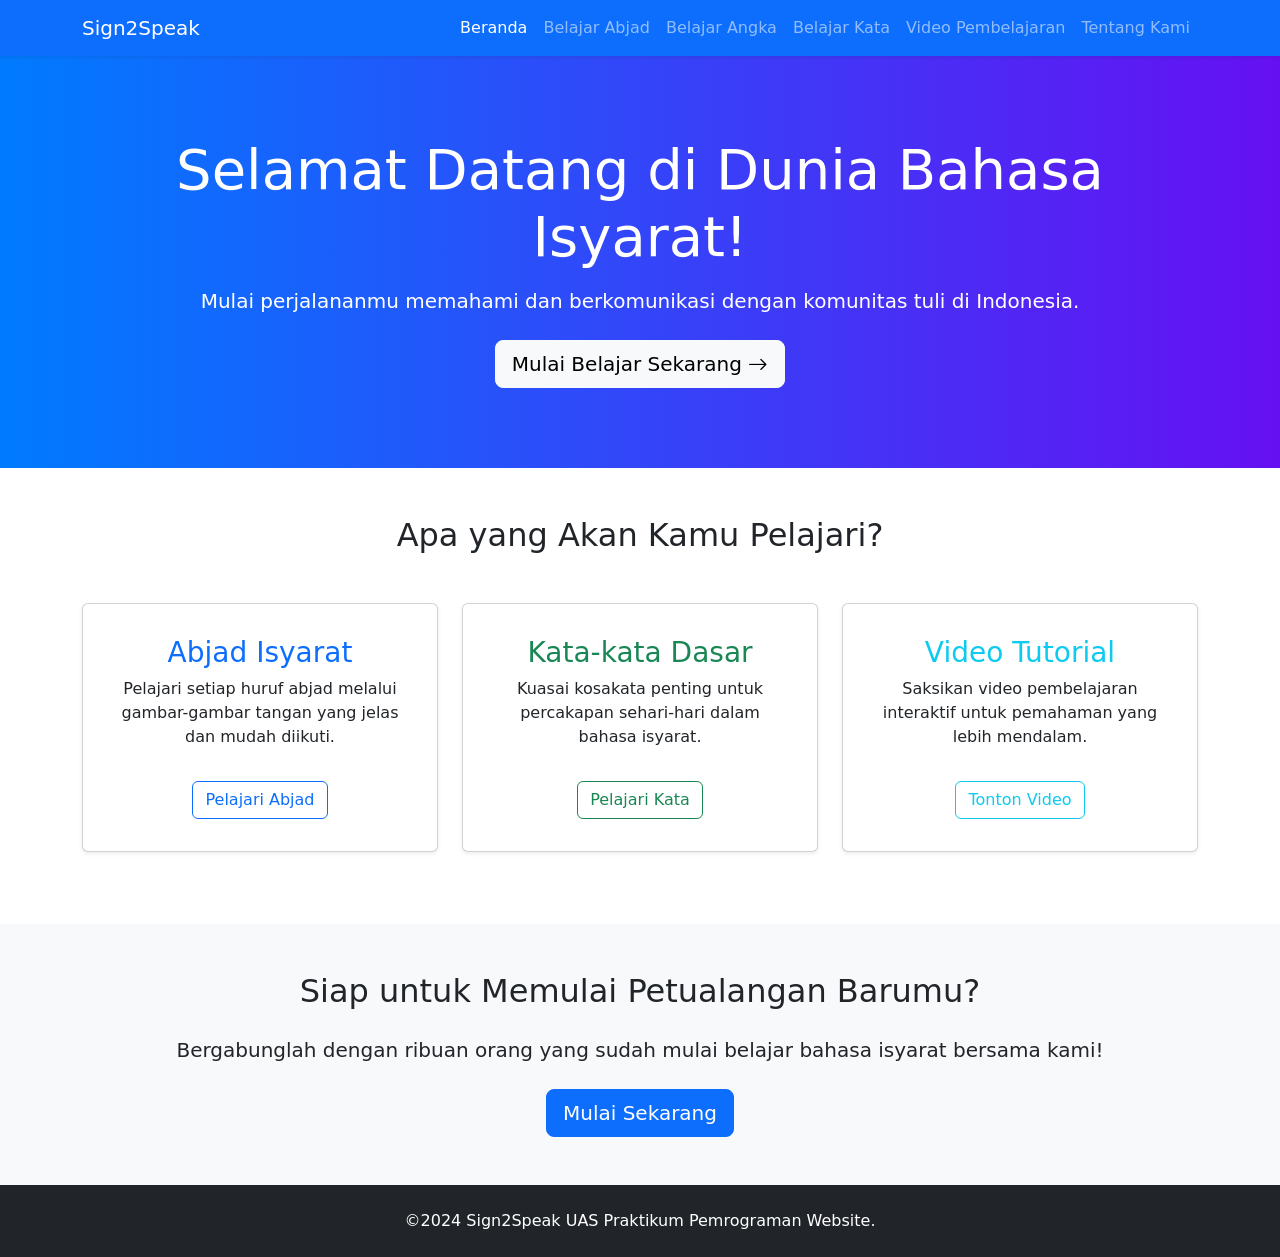
<file: index.html>
<!DOCTYPE html>
<html lang="id">
<head>
    <meta charset="UTF-8">
    <meta name="viewport" content="width=device-width, initial-scale=1.0">
    <title>Beranda - Pembelajaran Bahasa Isyarat</title>
    <link href="https://cdn.jsdelivr.net/npm/bootstrap@5.3.3/dist/css/bootstrap.min.css" rel="stylesheet" integrity="sha384-QWTKZyjpPEjISv5WaRU9OFeRpok6YctnYmDr5pNlyT2bRjXh0JMhjY6hW+ALEwIH" crossorigin="anonymous">
    <style>
        /* CSS tambahan sederhana untuk penyesuaian visual, tidak banyak dan bisa dihapus/diabaikan jika ingin murni Bootstrap */
        .hero-section {
            background: linear-gradient(to right, #007bff, #6610f2);
            color: white;
            padding: 80px 0;
            text-align: center;
        }
        .feature-card {
            min-height: 200px;
            display: flex;
            flex-direction: column;
            justify-content: center;
            align-items: center;
            text-align: center;
        }
    </style>
</head>
<body>
    <nav class="navbar navbar-expand-lg navbar-dark bg-primary shadow-sm">
        <div class="container">
            <a class="navbar-brand" href="index.html">Sign2Speak</a>
            <button class="navbar-toggler" type="button" data-bs-toggle="collapse" data-bs-target="#navbarNav" aria-controls="navbarNav" aria-expanded="false" aria-label="Toggle navigation">
                <span class="navbar-toggler-icon"></span>
            </button>
            <div class="collapse navbar-collapse" id="navbarNav">
                <ul class="navbar-nav ms-auto">
                    <li class="nav-item">
                        <a class="nav-link active" aria-current="page" href="index.html">Beranda</a>
                    </li>
                    <li class="nav-item">
                        <a class="nav-link" href="abjad.html">Belajar Abjad</a>
                    </li>
                    <li class="nav-item">
                        <a class="nav-link" href="angka.html">Belajar Angka</a>
                    </li>
                    <li class="nav-item">
                        <a class="nav-link" href="kata.html">Belajar Kata</a>
                    </li>
                    <li class="nav-item">
                        <a class="nav-link" href="video.html">Video Pembelajaran</a>
                    </li>
                    <li class="nav-item">
                        <a class="nav-link" href="about.html">Tentang Kami</a>
                    </li>
                </ul>
            </div>
        </div>
    </nav>

    <section class="hero-section">
        <div class="container">
            <h1 class="display-4 mb-3">Selamat Datang di Dunia Bahasa Isyarat!</h1>
            <p class="lead mb-4">Mulai perjalananmu memahami dan berkomunikasi dengan komunitas tuli di Indonesia.</p>
            <a href="abjad.html" class="btn btn-light btn-lg">Mulai Belajar Sekarang <i class="bi bi-arrow-right"></i></a>
        </div>
    </section>

    <section class="py-5">
        <div class="container">
            <h2 class="text-center mb-5">Apa yang Akan Kamu Pelajari?</h2>
            <div class="row text-center">
                <div class="col-md-4 mb-4">
                    <div class="card shadow-sm feature-card p-3">
                        <div class="card-body">
                            <h3 class="card-title text-primary">Abjad Isyarat</h3>
                            <p class="card-text">Pelajari setiap huruf abjad melalui gambar-gambar tangan yang jelas dan mudah diikuti.</p>
                            <a href="abjad.html" class="btn btn-outline-primary mt-3">Pelajari Abjad</a>
                        </div>
                    </div>
                </div>
                <div class="col-md-4 mb-4">
                    <div class="card shadow-sm feature-card p-3">
                        <div class="card-body">
                            <h3 class="card-title text-success">Kata-kata Dasar</h3>
                            <p class="card-text">Kuasai kosakata penting untuk percakapan sehari-hari dalam bahasa isyarat.</p>
                            <a href="kata.html" class="btn btn-outline-success mt-3">Pelajari Kata</a>
                        </div>
                    </div>
                </div>
                <div class="col-md-4 mb-4">
                    <div class="card shadow-sm feature-card p-3">
                        <div class="card-body">
                            <h3 class="card-title text-info">Video Tutorial</h3>
                            <p class="card-text">Saksikan video pembelajaran interaktif untuk pemahaman yang lebih mendalam.</p>
                            <a href="video.html" class="btn btn-outline-info mt-3">Tonton Video</a>
                        </div>
                    </div>
                </div>
            </div>
        </div>
    </section>

    <section class="bg-light py-5 text-center">
        <div class="container">
            <h2 class="mb-4">Siap untuk Memulai Petualangan Barumu?</h2>
            <p class="lead mb-4">Bergabunglah dengan ribuan orang yang sudah mulai belajar bahasa isyarat bersama kami!</p>
            <a href="abjad.html" class="btn btn-primary btn-lg">Mulai Sekarang</a>
        </div>
    </section>

    <footer class="bg-dark text-white text-center py-4">
        <div class="container">
            <p class="mb-0">&copy;2024 Sign2Speak UAS Praktikum Pemrograman Website.</p>
        </div>
    </footer>

    <script src="https://cdn.jsdelivr.net/npm/bootstrap@5.3.3/dist/js/bootstrap.bundle.min.js" integrity="sha384-YvpcrYf0tY3lHB60NNkmXc5s9fDVZLESaAA55NDzOxhy9GkcIdslK1eN7N6jIeHz" crossorigin="anonymous"></script>
    <link rel="stylesheet" href="https://cdn.jsdelivr.net/npm/bootstrap-icons@1.11.3/font/bootstrap-icons.min.css">
    <script src="js/scripts.js"></script>
</body>
</html>
</file>
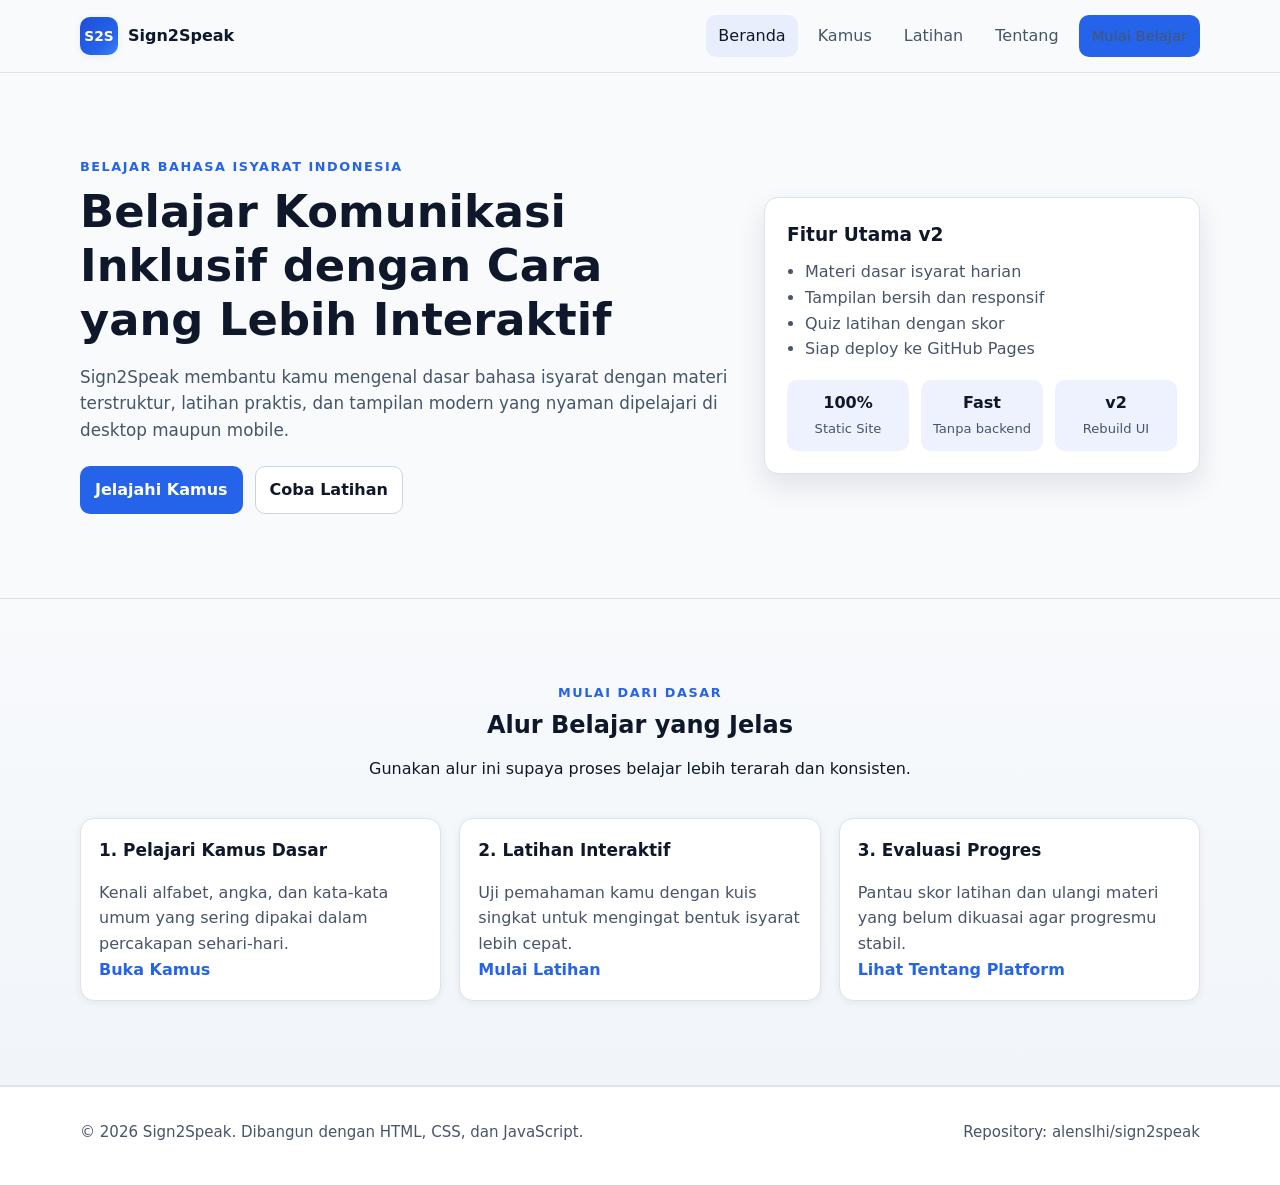
<file: v2/index.html>
<!DOCTYPE html>
<html lang="id">
  <head>
    <meta charset="UTF-8" />
    <meta name="viewport" content="width=device-width, initial-scale=1.0" />
    <title>Sign2Speak v2 - Belajar Bahasa Isyarat</title>
    <meta
      name="description"
      content="Platform pembelajaran Bahasa Isyarat Indonesia yang interaktif, modern, dan mudah diakses."
    />
    <link rel="stylesheet" href="assets/css/styles.css" />
  </head>
  <body>
    <a class="skip-link" href="#main-content">Lewati ke konten utama</a>

    <header class="site-header">
      <div class="container nav-wrapper">
        <a href="./index.html" class="brand" aria-label="Sign2Speak beranda">
          <span class="brand-badge">S2S</span>
          <span class="brand-text">Sign2Speak</span>
        </a>

        <button
          class="nav-toggle"
          id="navToggle"
          aria-label="Buka menu"
          aria-expanded="false"
          aria-controls="primaryNav"
        >
          <span></span>
          <span></span>
          <span></span>
        </button>

        <nav class="primary-nav" id="primaryNav" aria-label="Navigasi utama">
          <a href="./index.html" class="active">Beranda</a>
          <a href="./pages/kamus.html">Kamus</a>
          <a href="./pages/latihan.html">Latihan</a>
          <a href="./pages/tentang.html">Tentang</a>
          <a href="#mulai" class="btn btn-sm btn-primary">Mulai Belajar</a>
        </nav>
      </div>
    </header>

    <main id="main-content">
      <section class="hero section">
        <div class="container hero-grid">
          <div class="hero-content">
            <p class="eyebrow">Belajar Bahasa Isyarat Indonesia</p>
            <h1>
              Belajar Komunikasi Inklusif dengan Cara yang Lebih Interaktif
            </h1>
            <p class="lead">
              Sign2Speak membantu kamu mengenal dasar bahasa isyarat dengan
              materi terstruktur, latihan praktis, dan tampilan modern yang
              nyaman dipelajari di desktop maupun mobile.
            </p>
            <div class="hero-actions">
              <a href="./pages/kamus.html" class="btn btn-primary"
                >Jelajahi Kamus</a
              >
              <a href="./pages/latihan.html" class="btn btn-outline"
                >Coba Latihan</a
              >
            </div>
          </div>

          <div class="hero-card" aria-label="Ringkasan fitur utama">
            <h2>Fitur Utama v2</h2>
            <ul>
              <li>Materi dasar isyarat harian</li>
              <li>Tampilan bersih dan responsif</li>
              <li>Quiz latihan dengan skor</li>
              <li>Siap deploy ke GitHub Pages</li>
            </ul>
            <div class="hero-stat">
              <div>
                <strong>100%</strong>
                <span>Static Site</span>
              </div>
              <div>
                <strong>Fast</strong>
                <span>Tanpa backend</span>
              </div>
              <div>
                <strong>v2</strong>
                <span>Rebuild UI</span>
              </div>
            </div>
          </div>
        </div>
      </section>

      <section class="section section-alt" id="mulai">
        <div class="container">
          <div class="section-head">
            <p class="eyebrow">Mulai dari Dasar</p>
            <h2>Alur Belajar yang Jelas</h2>
            <p>
              Gunakan alur ini supaya proses belajar lebih terarah dan konsisten.
            </p>
          </div>

          <div class="cards-grid">
            <article class="card">
              <h3>1. Pelajari Kamus Dasar</h3>
              <p>
                Kenali alfabet, angka, dan kata-kata umum yang sering dipakai
                dalam percakapan sehari-hari.
              </p>
              <a href="./pages/kamus.html" class="text-link">Buka Kamus</a>
            </article>

            <article class="card">
              <h3>2. Latihan Interaktif</h3>
              <p>
                Uji pemahaman kamu dengan kuis singkat untuk mengingat bentuk
                isyarat lebih cepat.
              </p>
              <a href="./pages/latihan.html" class="text-link">Mulai Latihan</a>
            </article>

            <article class="card">
              <h3>3. Evaluasi Progres</h3>
              <p>
                Pantau skor latihan dan ulangi materi yang belum dikuasai agar
                progresmu stabil.
              </p>
              <a href="./pages/tentang.html" class="text-link"
                >Lihat Tentang Platform</a
              >
            </article>
          </div>
        </div>
      </section>
    </main>

    <footer class="site-footer">
      <div class="container footer-wrap">
        <p>© 2026 Sign2Speak. Dibangun dengan HTML, CSS, dan JavaScript.</p>
        <p>
          Repository:
          <a href="https://github.com/alenslhi/sign2speak" target="_blank"
            >alenslhi/sign2speak</a
          >
        </p>
      </div>
    </footer>

    <script src="assets/js/app.js"></script>
  </body>
</html>
</file>
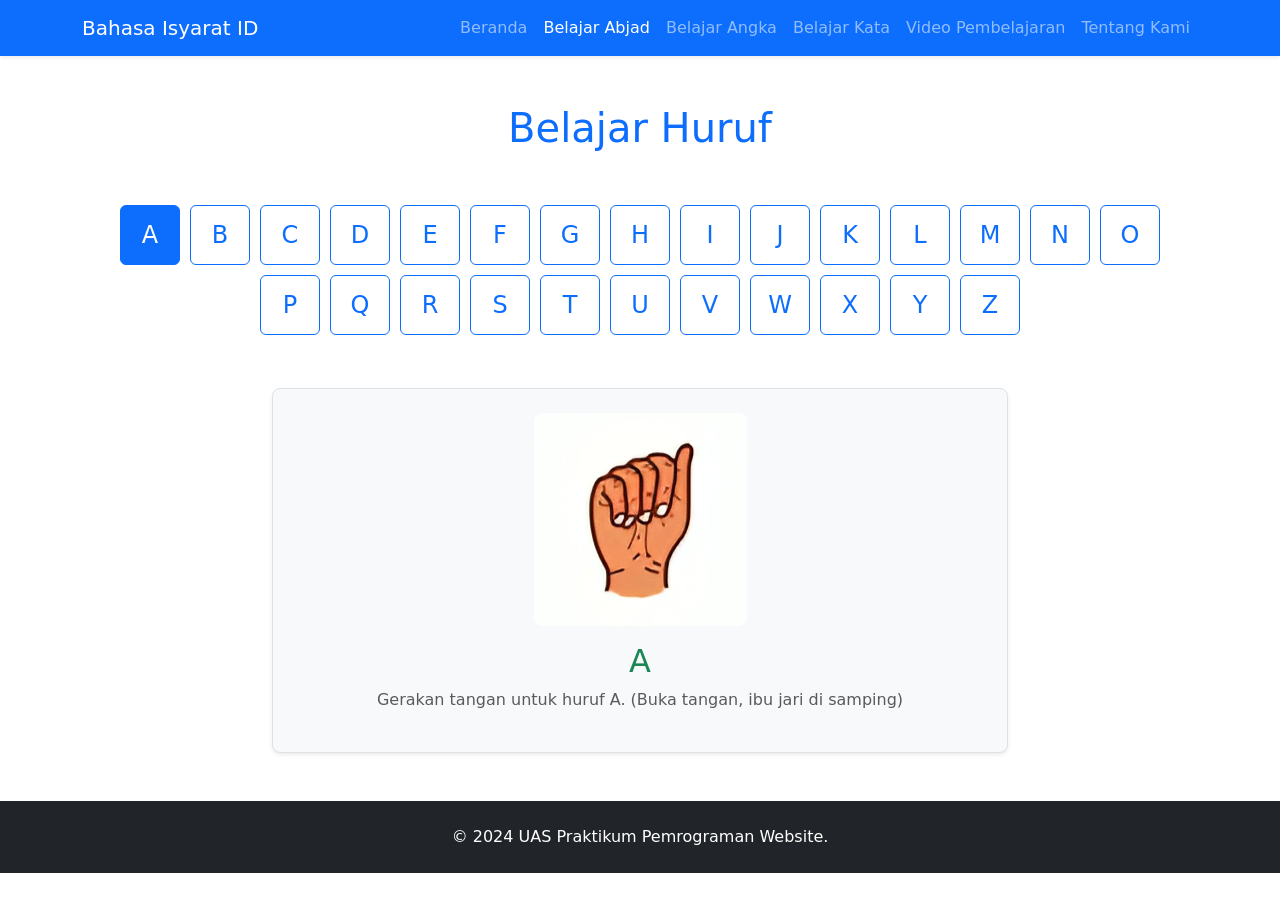
<file: abjad.html>
<!DOCTYPE html>
<html lang="id">
<head>
    <meta charset="UTF-8">
    <meta name="viewport" content="width=device-width, initial-scale=1.0">
    <title>Belajar Abjad - Pembelajaran Bahasa Isyarat</title>
    <link href="https://cdn.jsdelivr.net/npm/bootstrap@5.3.3/dist/css/bootstrap.min.css" rel="stylesheet" integrity="sha384-QWTKZyjpPEjISv5WaRU9OFeRpok6YctnYmDr5pNlyT2bRjXh0JMhjY6hW+ALEwIH" crossorigin="anonymous">
    <style>
        /* CSS tambahan sederhana untuk highlight tombol aktif dan responsivitas gambar */
        .btn-sign-letter {
            width: 60px; /* Lebar tetap untuk tombol */
            height: 60px; /* Tinggi tetap untuk tombol */
            font-size: 1.5rem; /* Ukuran font lebih besar */
            display: flex;
            justify-content: center;
            align-items: center;
            margin: 5px; /* Sedikit jarak antar tombol */
        }
        .btn-sign-letter.active {
            background-color: #0d6efd !important; /* Warna biru Bootstrap */
            color: white !important;
            border-color: #0d6efd !important;
        }
        .detail-card-img {
            max-width: 300px; /* Maksimal lebar gambar */
            height: auto;
            border-radius: 8px; /* Sudut sedikit melengkung */
        }
        .detail-card {
            background-color: #f8f9fa; /* Warna latar belakang kartu detail */
            border: 1px solid #dee2e6;
            border-radius: 0.5rem;
            padding: 1.5rem;
            min-height: 250px; /* Agar tidak terlalu kecil */
            display: flex;
            flex-direction: column;
            justify-content: center;
            align-items: center;
            text-align: center;
        }
    </style>
</head>
<body>
    <nav class="navbar navbar-expand-lg navbar-dark bg-primary shadow-sm">
        <div class="container">
            <a class="navbar-brand" href="index.html">Bahasa Isyarat ID</a>
            <button class="navbar-toggler" type="button" data-bs-toggle="collapse" data-bs-target="#navbarNav" aria-controls="navbarNav" aria-expanded="false" aria-label="Toggle navigation">
                <span class="navbar-toggler-icon"></span>
            </button>
            <div class="collapse navbar-collapse" id="navbarNav">
                <ul class="navbar-nav ms-auto">
                    <li class="nav-item">
                        <a class="nav-link" href="index.html">Beranda</a>
                    </li>
                    <li class="nav-item">
                        <a class="nav-link active" aria-current="page" href="abjad.html">Belajar Abjad</a>
                    </li>
                    <li class="nav-item">
                        <a class="nav-link" href="angka.html">Belajar Angka</a>
                    </li>
                    <li class="nav-item">
                        <a class="nav-link" href="kata.html">Belajar Kata</a>
                    </li>
                    <li class="nav-item">
                        <a class="nav-link" href="video.html">Video Pembelajaran</a>
                    </li>
                    <li class="nav-item">
                        <a class="nav-link" href="about.html">Tentang Kami</a>
                    </li>
                </ul>
            </div>
        </div>
    </nav>

    <div class="container my-5">
        <h1 class="text-center mb-5 text-primary">Belajar Huruf</h1>

        <div class="d-flex flex-wrap justify-content-center mb-5" id="alphabet-buttons-container">
            </div>

        <div class="row justify-content-center">
            <div class="col-md-8">
                <div class="detail-card shadow-sm p-4" id="alphabet-detail-card">
                    <img src="https://via.placeholder.com/300x200?text=Pilih+Huruf" class="img-fluid mb-3 detail-card-img" id="current-alphabet-image" alt="Pilih huruf untuk memulai">
                    <h2 class="text-success" id="current-alphabet-letter">Pilih Huruf untuk Memulai</h2>
                    <p class="text-muted" id="current-alphabet-description">Klik pada salah satu tombol huruf di atas untuk melihat detail gerakan tangannya.</p>
                </div>
            </div>
        </div>
    </div>

    <footer class="bg-dark text-white text-center py-4 mt-5">
        <div class="container">
            <p class="mb-0">© 2024 UAS Praktikum Pemrograman Website.</p>
        </div>
    </footer>

    <script src="https://cdn.jsdelivr.net/npm/bootstrap@5.3.3/dist/js/bootstrap.bundle.min.js" integrity="sha384-YvpcrYf0tY3lHB60NNkmXc5s9fDVZLESaAA55NDzOxhy9GkcIdslK1eN7N6jIeHz" crossorigin="anonymous"></script>
    <link rel="stylesheet" href="https://cdn.jsdelivr.net/npm/bootstrap-icons@1.11.3/font/bootstrap-icons.min.css">
    <script src="js/scripts.js"></script>
</body>
</html>
</file>
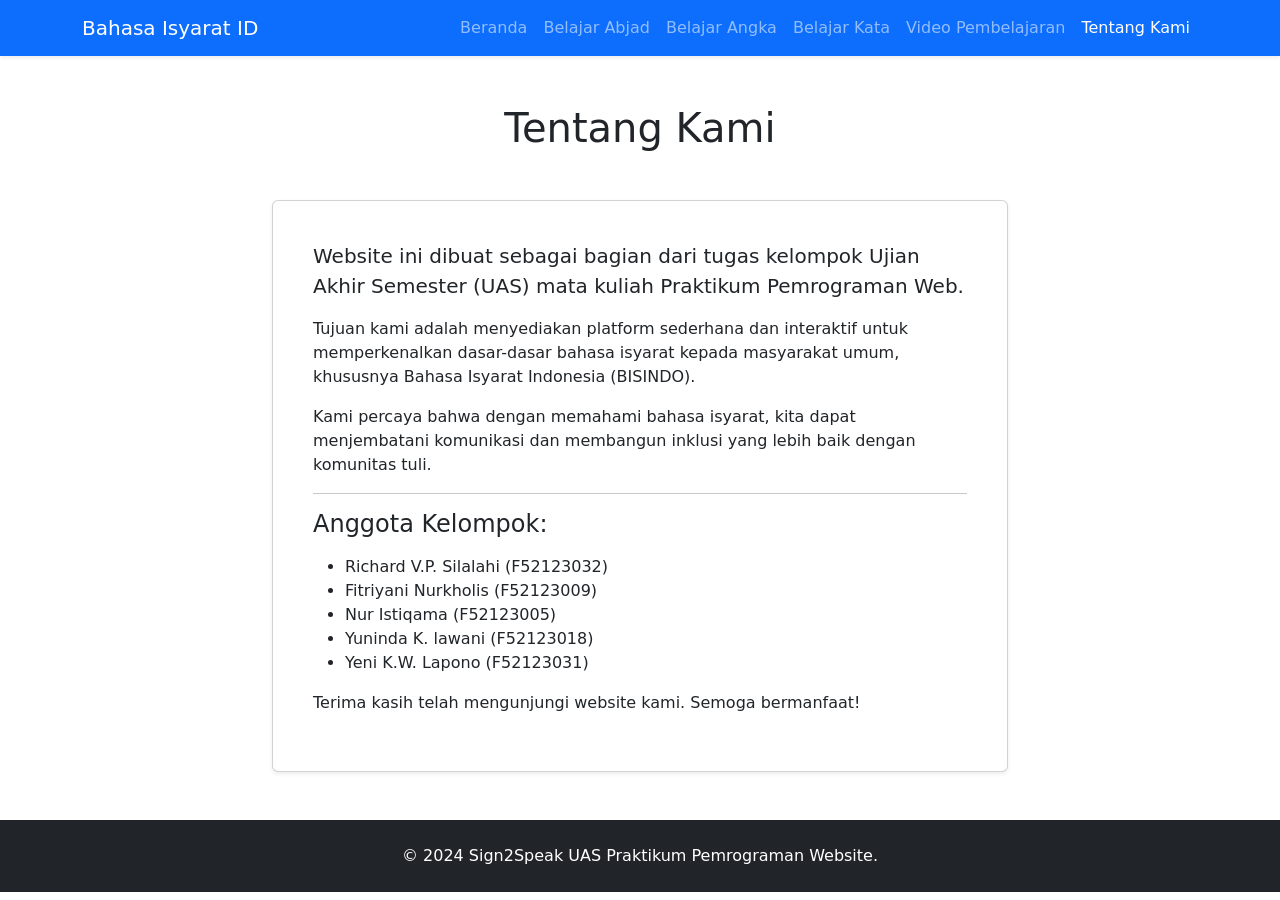
<file: about.html>
<!DOCTYPE html>
<html lang="id">
<head>
    <meta charset="UTF-8">
    <meta name="viewport" content="width=device-width, initial-scale=1.0">
    <title>Tentang Kami - Pembelajaran Bahasa Isyarat</title>
    <link href="https://cdn.jsdelivr.net/npm/bootstrap@5.3.3/dist/css/bootstrap.min.css" rel="stylesheet" integrity="sha384-QWTKZyjpPEjISv5WaRU9OFeRpok6YctnYmDr5pNlyT2bRjXh0JMhjY6hW+ALEwIH" crossorigin="anonymous">
</head>
<body>
    <nav class="navbar navbar-expand-lg navbar-dark bg-primary shadow-sm">
        <div class="container">
            <a class="navbar-brand" href="index.html">Bahasa Isyarat ID</a>
            <button class="navbar-toggler" type="button" data-bs-toggle="collapse" data-bs-target="#navbarNav" aria-controls="navbarNav" aria-expanded="false" aria-label="Toggle navigation">
                <span class="navbar-toggler-icon"></span>
            </button>
            <div class="collapse navbar-collapse" id="navbarNav">
                <ul class="navbar-nav ms-auto">
                    <li class="nav-item">
                        <a class="nav-link" href="index.html">Beranda</a>
                    </li>
                    <li class="nav-item">
                        <a class="nav-link" href="abjad.html">Belajar Abjad</a>
                    </li>
                    <li class="nav-item">
                        <a class="nav-link" href="angka.html">Belajar Angka</a>
                    </li>
                    <li class="nav-item">
                        <a class="nav-link" href="kata.html">Belajar Kata</a>
                    </li>
                    <li class="nav-item">
                        <a class="nav-link" href="video.html">Video Pembelajaran</a>
                    </li>
                    <li class="nav-item">
                        <a class="nav-link active" aria-current="page" href="about.html">Tentang Kami</a>
                    </li>
                </ul>
            </div>
        </div>
    </nav>

    <div class="container my-5">
        <h1 class="text-center mb-5">Tentang Kami</h1>
        <div class="row justify-content-center">
            <div class="col-lg-8">
                <div class="card shadow-sm p-4">
                    <div class="card-body">
                        <p class="lead">Website ini dibuat sebagai bagian dari tugas kelompok Ujian Akhir Semester (UAS) mata kuliah Praktikum Pemrograman Web.</p>
                        <p>Tujuan kami adalah menyediakan platform sederhana dan interaktif untuk memperkenalkan dasar-dasar bahasa isyarat kepada masyarakat umum, khususnya Bahasa Isyarat Indonesia (BISINDO).</p>
                        <p>Kami percaya bahwa dengan memahami bahasa isyarat, kita dapat menjembatani komunikasi dan membangun inklusi yang lebih baik dengan komunitas tuli.</p>
                        <hr>
                        <h4 class="mb-3">Anggota Kelompok:</h4>
                        <ul>
                            <li>Richard V.P. Silalahi (F52123032)</li>
                            <li>Fitriyani Nurkholis (F52123009)</li>
                            <li>Nur Istiqama (F52123005)</li>
                            <li>Yuninda K. lawani (F52123018)</li>
                            <li>Yeni K.W. Lapono (F52123031)</li>
                        </ul>
                        <p>Terima kasih telah mengunjungi website kami. Semoga bermanfaat!</p>
                    </div>
                </div>
            </div>
        </div>
    </div>

    <footer class="bg-dark text-white text-center py-4 mt-5">
        <div class="container">
            <p class="mb-0">&copy; 2024 Sign2Speak UAS Praktikum Pemrograman Website.</p>
        </div>
    </footer>

    <script src="https://cdn.jsdelivr.net/npm/bootstrap@5.3.3/dist/js/bootstrap.bundle.min.js" integrity="sha384-YvpcrYf0tY3lHB60NNkmXc5s9fDVZLESaAA55NDzOxhy9GkcIdslK1eN7N6jIeHz" crossorigin="anonymous"></script>
    <link rel="stylesheet" href="https://cdn.jsdelivr.net/npm/bootstrap-icons@1.11.3/font/bootstrap-icons.min.css">
    <script src="js/scripts.js"></script>
</body>
</html>
</file>
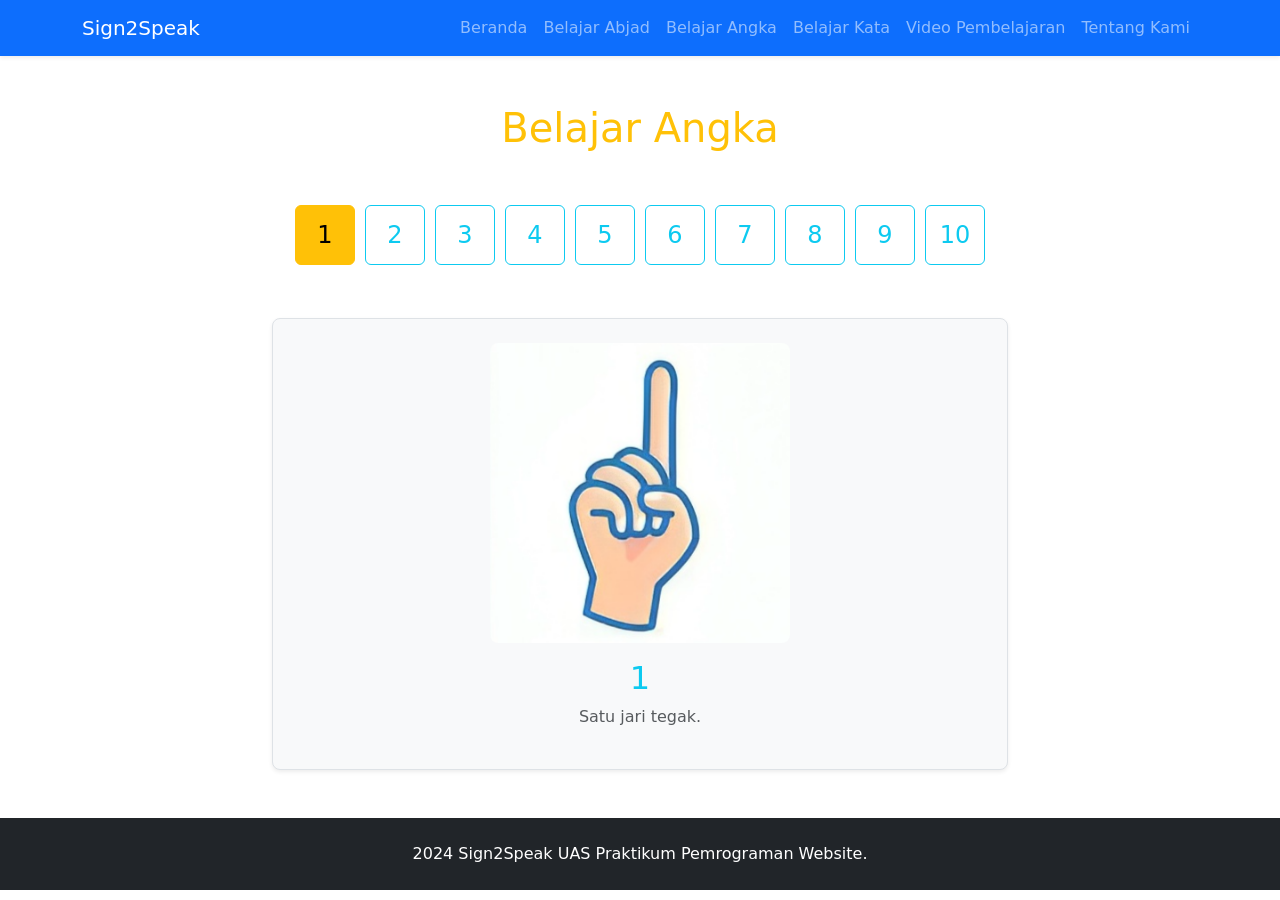
<file: angka.html>
<!DOCTYPE html>
<html lang="id">
<head>
    <meta charset="UTF-8">
    <meta name="viewport" content="width=device-width, initial-scale=1.0">
    <title>Belajar Angka - Pembelajaran Bahasa Isyarat</title>
    <link href="https://cdn.jsdelivr.net/npm/bootstrap@5.3.3/dist/css/bootstrap.min.css" rel="stylesheet" integrity="sha384-QWTKZyjpPEjISv5WaRU9OFeRpok6YctnYmDr5pNlyT2bRjXh0JMhjY6hW+ALEwIH" crossorigin="anonymous">
    <style>
        /* CSS tambahan sederhana untuk highlight tombol aktif dan responsivitas gambar */
        .btn-sign-number {
            width: 60px; /* Lebar tetap untuk tombol */
            height: 60px; /* Tinggi tetap untuk tombol */
            font-size: 1.5rem; /* Ukuran font lebih besar */
            display: flex;
            justify-content: center;
            align-items: center;
            margin: 5px; /* Sedikit jarak antar tombol */
        }
        .btn-sign-number.active {
            background-color: #ffc107 !important; /* Warna kuning Bootstrap (warning) */
            color: black !important; /* Teks hitam agar kontras dengan kuning */
            border-color: #ffc107 !important;
        }
        .detail-card-img {
            max-width: 300px; /* Maksimal lebar gambar */
            height: auto;
            border-radius: 8px; /* Sudut sedikit melengkung */
        }
        .detail-card {
            background-color: #f8f9fa; /* Warna latar belakang kartu detail */
            border: 1px solid #dee2e6;
            border-radius: 0.5rem;
            padding: 1.5rem;
            min-height: 250px; /* Agar tidak terlalu kecil */
            display: flex;
            flex-direction: column;
            justify-content: center;
            align-items: center;
            text-align: center;
        }
    </style>
</head>
<body>
    <nav class="navbar navbar-expand-lg navbar-dark bg-primary shadow-sm">
        <div class="container">
            <a class="navbar-brand" href="index.html">Sign2Speak</a>
            <button class="navbar-toggler" type="button" data-bs-toggle="collapse" data-bs-target="#navbarNav" aria-controls="navbarNav" aria-expanded="false" aria-label="Toggle navigation">
                <span class="navbar-toggler-icon"></span>
            </button>
            <div class="collapse navbar-collapse" id="navbarNav">
                <ul class="navbar-nav ms-auto">
                    <li class="nav-item">
                        <a class="nav-link" href="index.html">Beranda</a>
                    </li>
                    <li class="nav-item">
                        <a class="nav-link" href="abjad.html">Belajar Abjad</a>
                    </li>
                    <li class="nav-item">
                        <a class="nav-link" href="angka.html">Belajar Angka</a>
                    </li>
                    <li class="nav-item">
                        <a class="nav-link" href="kata.html">Belajar Kata</a>
                    </li>
                        <a class="nav-link" href="video.html">Video Pembelajaran</a>
                    </li>
                    <li class="nav-item">
                        <a class="nav-link" href="about.html">Tentang Kami</a>
                    </li>
                </ul>
            </div>
        </div>
    </nav>

    <div class="container my-5">
        <h1 class="text-center mb-5 text-warning">Belajar Angka</h1>

        <div class="d-flex flex-wrap justify-content-center mb-5" id="number-buttons-container">
            </div>

        <div class="row justify-content-center">
            <div class="col-md-8">
                <div class="detail-card shadow-sm p-4" id="number-detail-card">
                    <img src="https://via.placeholder.com/300x200?text=Pilih+Angka" class="img-fluid mb-3 detail-card-img" id="current-number-image" alt="Pilih angka untuk memulai">
                    <h2 class="text-info" id="current-number-text">Pilih Angka untuk Memulai</h2>
                    <p class="text-muted" id="current-number-description">Klik pada salah satu tombol angka di atas untuk melihat detail gerakan tangannya.</p>
                </div>
            </div>
        </div>
    </div>

    <footer class="bg-dark text-white text-center py-4 mt-5">
        <div class="container">
            <p class="mb-0">2024 Sign2Speak UAS Praktikum Pemrograman Website.</p>
        </div>
    </footer>

    <script src="https://cdn.jsdelivr.net/npm/bootstrap@5.3.3/dist/js/bootstrap.bundle.min.js" integrity="sha384-YvpcrYf0tY3lHB60NNkmXc5s9fDVZLESaAA55NDzOxhy9GkcIdslK1eN7N6jIeHz" crossorigin="anonymous"></script>
    <link rel="stylesheet" href="https://cdn.jsdelivr.net/npm/bootstrap-icons@1.11.3/font/bootstrap-icons.min.css">
    <script src="js/scripts.js"></script>
</body>
</html>
</file>
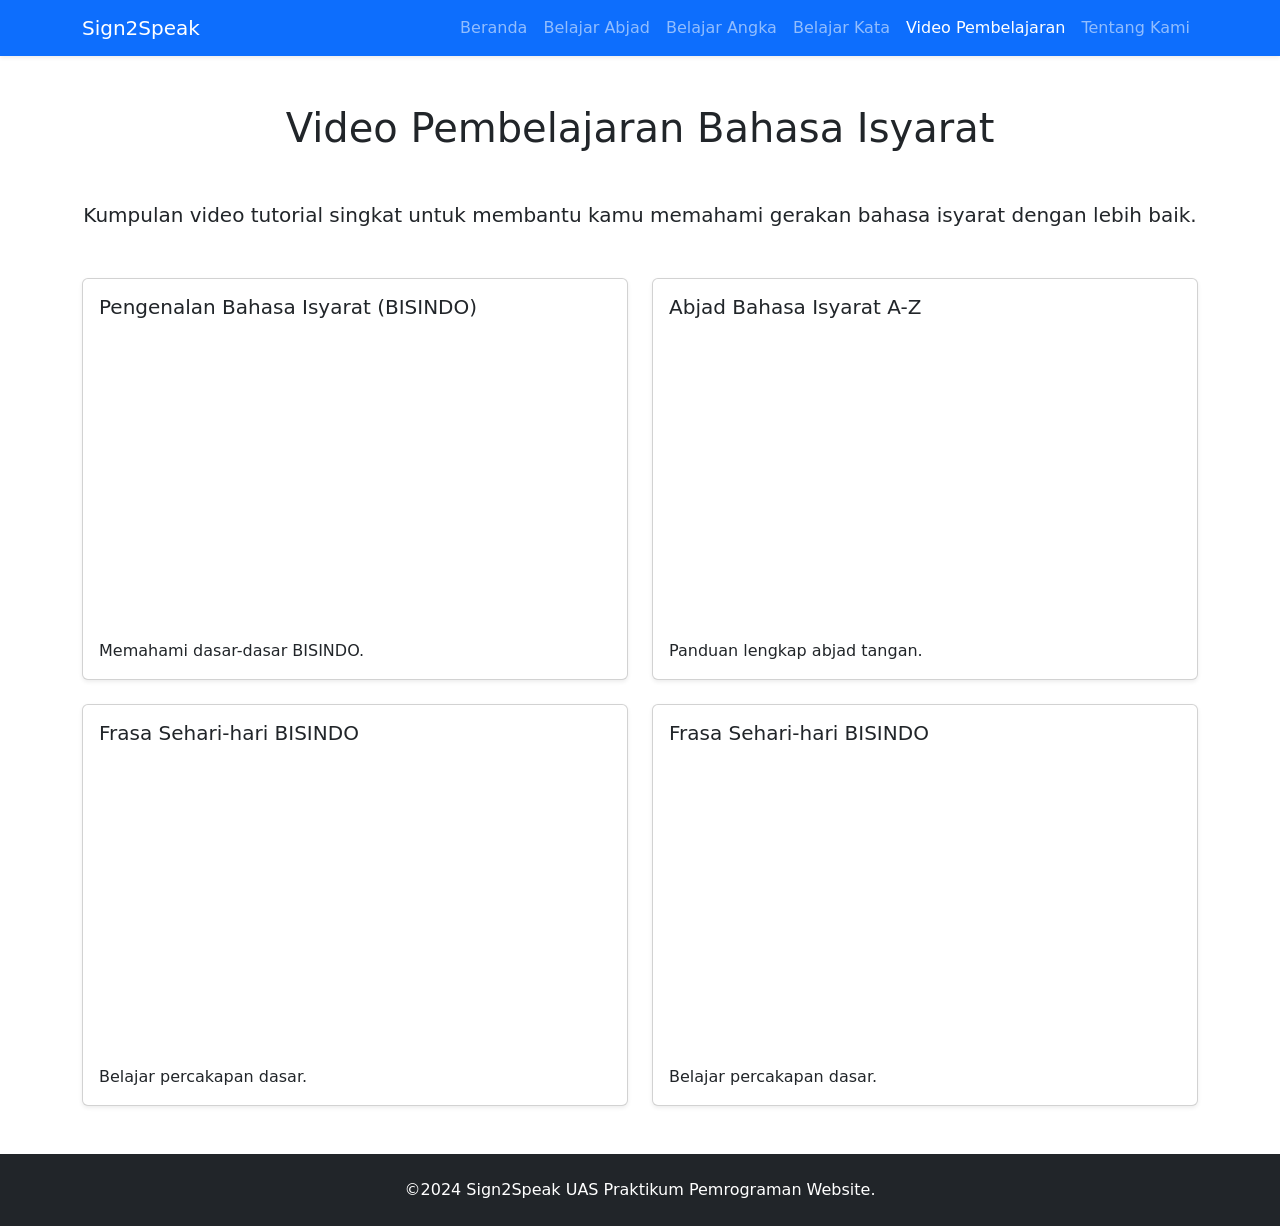
<file: video.html>
<!DOCTYPE html>
<html lang="id">
<head>
    <meta charset="UTF-8">
    <meta name="viewport" content="width=device-width, initial-scale=1.0">
    <title>Video Pembelajaran - Pembelajaran Bahasa Isyarat</title>
    <link href="https://cdn.jsdelivr.net/npm/bootstrap@5.3.3/dist/css/bootstrap.min.css" rel="stylesheet" integrity="sha384-QWTKZyjpPEjISv5WaRU9OFeRpok6YctnYmDr5pNlyT2bRjXh0JMhjY6hW+ALEwIH" crossorigin="anonymous">
    <style>
        .video-container {
            position: relative;
            width: 100%;
            padding-bottom: 56.25%; /* 16:9 Aspect Ratio */
            height: 0;
            overflow: hidden;
            margin-bottom: 20px;
            background-color: #000;
        }
        .video-container iframe {
            position: absolute;
            top: 0;
            left: 0;
            width: 100%;
            height: 100%;
            border: 0;
        }
    </style>
</head>
<body>
    <nav class="navbar navbar-expand-lg navbar-dark bg-primary shadow-sm">
        <div class="container">
            <a class="navbar-brand" href="index.html">Sign2Speak</a>
            <button class="navbar-toggler" type="button" data-bs-toggle="collapse" data-bs-target="#navbarNav" aria-controls="navbarNav" aria-expanded="false" aria-label="Toggle navigation">
                <span class="navbar-toggler-icon"></span>
            </button>
            <div class="collapse navbar-collapse" id="navbarNav">
                <ul class="navbar-nav ms-auto">
                    <li class="nav-item">
                        <a class="nav-link" href="index.html">Beranda</a>
                    </li>
                    <li class="nav-item">
                        <a class="nav-link" href="abjad.html">Belajar Abjad</a>
                    </li>
                    <li class="nav-item">
                        <a class="nav-link" href="angka.html">Belajar Angka</a>
                    </li>
                    <li class="nav-item">
                        <a class="nav-link" href="kata.html">Belajar Kata</a>
                    </li>
                    <li class="nav-item">
                        <a class="nav-link active" aria-current="page" href="video.html">Video Pembelajaran</a>
                    </li>
                    <li class="nav-item">
                        <a class="nav-link" href="about.html">Tentang Kami</a>
                    </li>
                </ul>
            </div>
        </div>
    </nav>

    <div class="container my-5">
        <h1 class="text-center mb-5">Video Pembelajaran Bahasa Isyarat</h1>
        <p class="lead text-center mb-5">Kumpulan video tutorial singkat untuk membantu kamu memahami gerakan bahasa isyarat dengan lebih baik.</p>

        <div class="row row-cols-1 row-cols-md-2 g-4" id="video-container">
            </div>
    </div>

    <footer class="bg-dark text-white text-center py-4 mt-5">
        <div class="container">
            <p class="mb-0">&copy;2024 Sign2Speak UAS Praktikum Pemrograman Website.</p>
        </div>
    </footer>

    <script src="https://cdn.jsdelivr.net/npm/bootstrap@5.3.3/dist/js/bootstrap.bundle.min.js" integrity="sha384-YvpcrYf0tY3lHB60NNkmXc5s9fDVZLESaAA55NDzOxhy9GkcIdslK1eN7N6jIeHz" crossorigin="anonymous"></script>
    <link rel="stylesheet" href="https://cdn.jsdelivr.net/npm/bootstrap-icons@1.11.3/font/bootstrap-icons.min.css">
    <script src="js/scripts.js"></script>
</body>
</html>
</file>
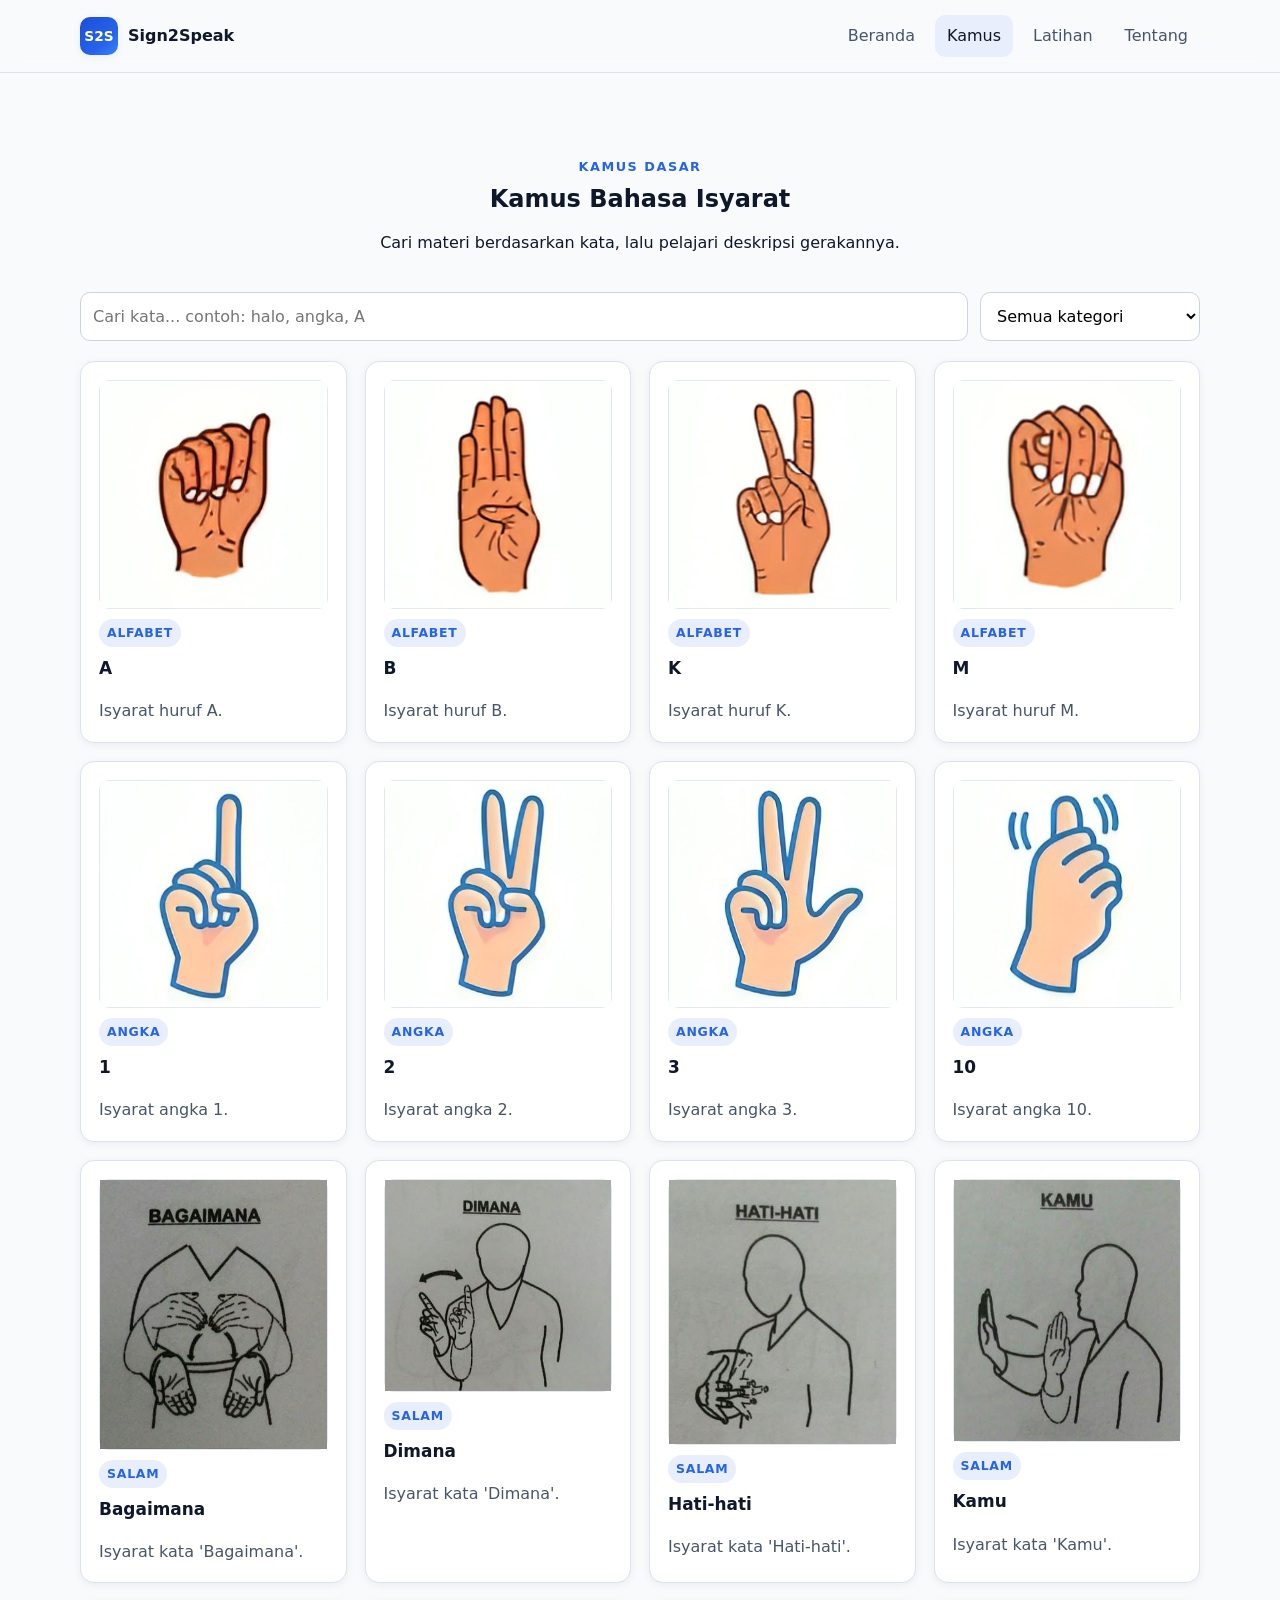
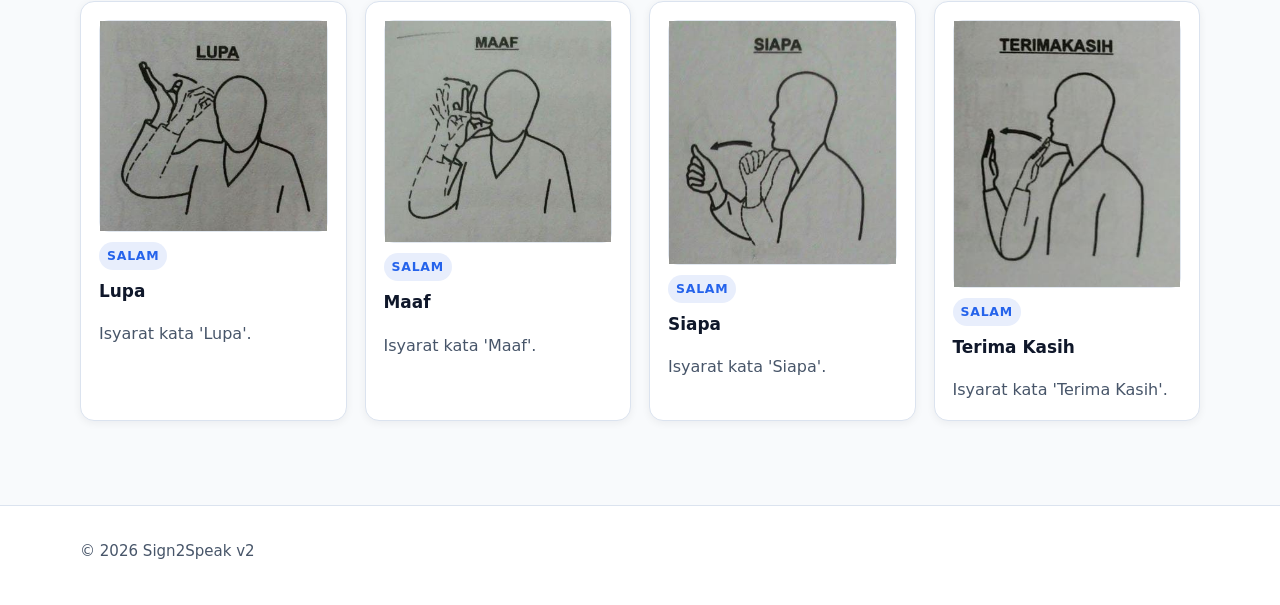
<file: v2/pages/kamus.html>
<!DOCTYPE html>
<html lang="id">
  <head>
    <meta charset="UTF-8" />
    <meta name="viewport" content="width=device-width, initial-scale=1.0" />
    <title>Kamus - Sign2Speak v2</title>
    <meta
      name="description"
      content="Kamus dasar bahasa isyarat: alfabet, angka, dan salam."
    />
    <link rel="stylesheet" href="../assets/css/styles.css" />
  </head>
  <body data-page="kamus">
    <a class="skip-link" href="#main-content">Lewati ke konten utama</a>

    <header class="site-header">
      <div class="container nav-wrapper">
        <a href="../index.html" class="brand" aria-label="Sign2Speak beranda">
          <span class="brand-badge">S2S</span>
          <span class="brand-text">Sign2Speak</span>
        </a>

        <button
          class="nav-toggle"
          id="navToggle"
          aria-label="Buka menu"
          aria-expanded="false"
          aria-controls="primaryNav"
        >
          <span></span><span></span><span></span>
        </button>

        <nav class="primary-nav" id="primaryNav" aria-label="Navigasi utama">
          <a href="../index.html">Beranda</a>
          <a href="./kamus.html" class="active">Kamus</a>
          <a href="./latihan.html">Latihan</a>
          <a href="./tentang.html">Tentang</a>
        </nav>
      </div>
    </header>

    <main id="main-content">
      <section class="section">
        <div class="container">
          <div class="section-head">
            <p class="eyebrow">Kamus Dasar</p>
            <h1>Kamus Bahasa Isyarat</h1>
            <p>Cari materi berdasarkan kata, lalu pelajari deskripsi gerakannya.</p>
          </div>

          <div class="toolbar">
            <input
              id="searchInput"
              type="search"
              placeholder="Cari kata... contoh: halo, angka, A"
              aria-label="Cari kata isyarat"
            />
            <select id="categoryFilter" aria-label="Filter kategori">
              <option value="all">Semua kategori</option>
              <option value="alfabet">Alfabet</option>
              <option value="angka">Angka</option>
              <option value="salam">Salam</option>
            </select>
          </div>

          <div id="dictionaryGrid" class="cards-grid cards-grid-4"></div>
          <p id="emptyState" class="empty-state hidden">
            Tidak ada data yang cocok dengan pencarian kamu.
          </p>
        </div>
      </section>
    </main>

    <footer class="site-footer">
      <div class="container footer-wrap">
        <p>© 2026 Sign2Speak v2</p>
      </div>
    </footer>

    <script src="../assets/js/data.js"></script>
    <script src="../assets/js/app.js"></script>
  </body>
</html>
</file>
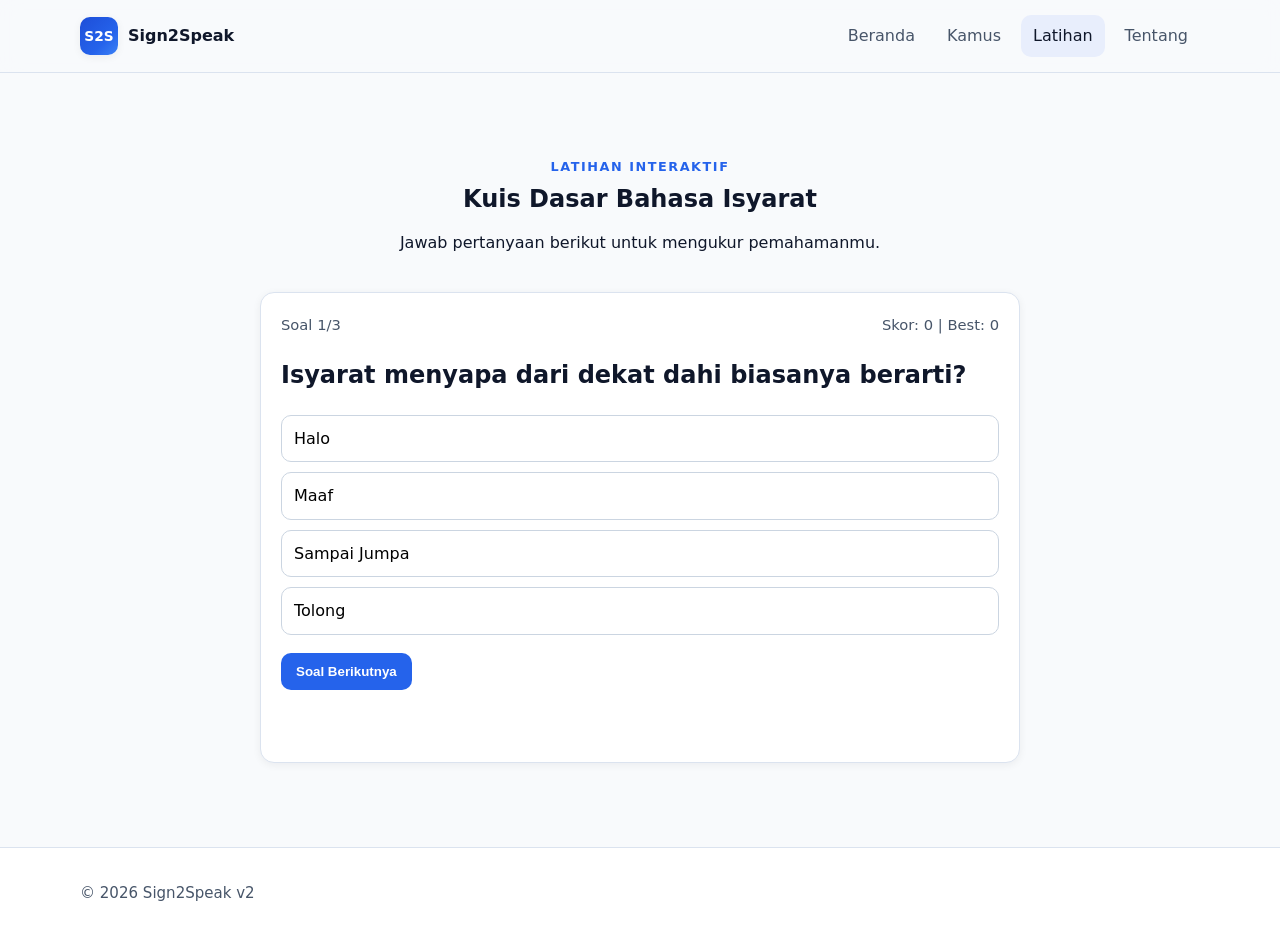
<file: v2/pages/latihan.html>
<!DOCTYPE html>
<html lang="id">
  <head>
    <meta charset="UTF-8" />
    <meta name="viewport" content="width=device-width, initial-scale=1.0" />
    <title>Latihan - Sign2Speak v2</title>
    <meta
      name="description"
      content="Latihan kuis dasar bahasa isyarat dengan skor."
    />
    <link rel="stylesheet" href="../assets/css/styles.css" />
  </head>
  <body data-page="latihan">
    <a class="skip-link" href="#main-content">Lewati ke konten utama</a>

    <header class="site-header">
      <div class="container nav-wrapper">
        <a href="../index.html" class="brand" aria-label="Sign2Speak beranda">
          <span class="brand-badge">S2S</span>
          <span class="brand-text">Sign2Speak</span>
        </a>

        <button
          class="nav-toggle"
          id="navToggle"
          aria-label="Buka menu"
          aria-expanded="false"
          aria-controls="primaryNav"
        >
          <span></span><span></span><span></span>
        </button>

        <nav class="primary-nav" id="primaryNav" aria-label="Navigasi utama">
          <a href="../index.html">Beranda</a>
          <a href="./kamus.html">Kamus</a>
          <a href="./latihan.html" class="active">Latihan</a>
          <a href="./tentang.html">Tentang</a>
        </nav>
      </div>
    </header>

    <main id="main-content">
      <section class="section">
        <div class="container quiz-wrap">
          <div class="section-head">
            <p class="eyebrow">Latihan Interaktif</p>
            <h1>Kuis Dasar Bahasa Isyarat</h1>
            <p>Jawab pertanyaan berikut untuk mengukur pemahamanmu.</p>
          </div>

          <div class="quiz-card">
            <div class="quiz-meta">
              <span id="quizProgress">Soal 1/1</span>
              <span id="quizScore">Skor: 0</span>
            </div>
            <h2 id="quizQuestion">Memuat soal...</h2>
            <div id="quizOptions" class="quiz-options"></div>

            <div class="quiz-actions">
              <button id="nextQuestionBtn" class="btn btn-primary" disabled>
                Soal Berikutnya
              </button>
              <button id="restartQuizBtn" class="btn btn-outline hidden">
                Ulangi Kuis
              </button>
            </div>

            <p id="quizFeedback" class="quiz-feedback"></p>
          </div>
        </div>
      </section>
    </main>

    <footer class="site-footer">
      <div class="container footer-wrap">
        <p>© 2026 Sign2Speak v2</p>
      </div>
    </footer>

    <script src="../assets/js/data.js"></script>
    <script src="../assets/js/app.js"></script>
  </body>
</html>
</file>
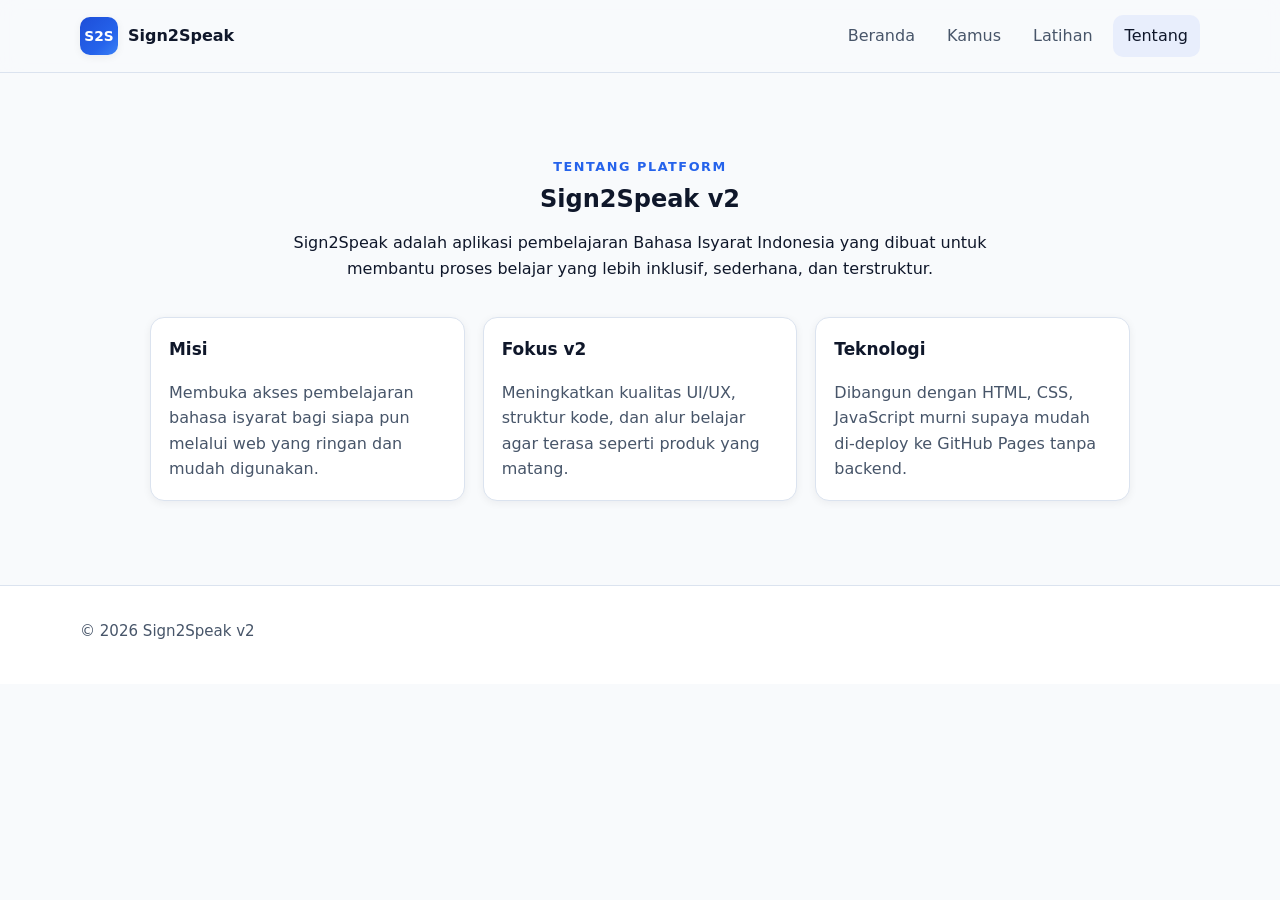
<file: v2/pages/tentang.html>
<!DOCTYPE html>
<html lang="id">
  <head>
    <meta charset="UTF-8" />
    <meta name="viewport" content="width=device-width, initial-scale=1.0" />
    <title>Tentang - Sign2Speak v2</title>
    <meta
      name="description"
      content="Tentang Sign2Speak dan misi pembelajaran bahasa isyarat."
    />
    <link rel="stylesheet" href="../assets/css/styles.css" />
  </head>
  <body>
    <a class="skip-link" href="#main-content">Lewati ke konten utama</a>

    <header class="site-header">
      <div class="container nav-wrapper">
        <a href="../index.html" class="brand" aria-label="Sign2Speak beranda">
          <span class="brand-badge">S2S</span>
          <span class="brand-text">Sign2Speak</span>
        </a>

        <button
          class="nav-toggle"
          id="navToggle"
          aria-label="Buka menu"
          aria-expanded="false"
          aria-controls="primaryNav"
        >
          <span></span><span></span><span></span>
        </button>

        <nav class="primary-nav" id="primaryNav" aria-label="Navigasi utama">
          <a href="../index.html">Beranda</a>
          <a href="./kamus.html">Kamus</a>
          <a href="./latihan.html">Latihan</a>
          <a href="./tentang.html" class="active">Tentang</a>
        </nav>
      </div>
    </header>

    <main id="main-content">
      <section class="section">
        <div class="container about-wrap">
          <div class="section-head">
            <p class="eyebrow">Tentang Platform</p>
            <h1>Sign2Speak v2</h1>
            <p>
              Sign2Speak adalah aplikasi pembelajaran Bahasa Isyarat Indonesia
              yang dibuat untuk membantu proses belajar yang lebih inklusif,
              sederhana, dan terstruktur.
            </p>
          </div>

          <div class="cards-grid">
            <article class="card">
              <h3>Misi</h3>
              <p>
                Membuka akses pembelajaran bahasa isyarat bagi siapa pun melalui
                web yang ringan dan mudah digunakan.
              </p>
            </article>
            <article class="card">
              <h3>Fokus v2</h3>
              <p>
                Meningkatkan kualitas UI/UX, struktur kode, dan alur belajar agar
                terasa seperti produk yang matang.
              </p>
            </article>
            <article class="card">
              <h3>Teknologi</h3>
              <p>
                Dibangun dengan HTML, CSS, JavaScript murni supaya mudah di-deploy
                ke GitHub Pages tanpa backend.
              </p>
            </article>
          </div>
        </div>
      </section>
    </main>

    <footer class="site-footer">
      <div class="container footer-wrap">
        <p>© 2026 Sign2Speak v2</p>
      </div>
    </footer>

    <script src="../assets/js/app.js"></script>
  </body>
</html>
</file>
<file: v2/assets/css/styles.css>
:root {
  --bg: #f8fafc;
  --surface: #ffffff;
  --surface-2: #eef2ff;
  --text: #0f172a;
  --muted: #475569;
  --line: #dbe3ef;
  --primary: #2563eb;
  --primary-hover: #1d4ed8;
  --success: #16a34a;
  --danger: #dc2626;
  --radius: 14px;
  --shadow-sm: 0 2px 8px rgba(15, 23, 42, 0.06);
  --shadow-md: 0 12px 28px rgba(15, 23, 42, 0.1);
  --container: 1120px;
}

*,
*::before,
*::after {
  box-sizing: border-box;
}

html,
body {
  margin: 0;
  padding: 0;
}

body {
  font-family: Inter, ui-sans-serif, system-ui, -apple-system, "Segoe UI", Roboto, Helvetica, Arial, sans-serif;
  background: var(--bg);
  color: var(--text);
  line-height: 1.6;
}

a {
  color: inherit;
  text-decoration: none;
}

.container {
  width: min(var(--container), 92%);
  margin-inline: auto;
}

.section {
  padding: 84px 0;
}

.section-alt {
  background: linear-gradient(180deg, #f8fafc 0%, #f1f5f9 100%);
  border-top: 1px solid var(--line);
  border-bottom: 1px solid var(--line);
}

.section-head {
  text-align: center;
  max-width: 700px;
  margin: 0 auto 36px;
}

.section-head h1,
.section-head h2 {
  margin: 0 0 10px;
  line-height: 1.2;
}

.eyebrow {
  margin: 0 0 8px;
  font-size: 0.8rem;
  text-transform: uppercase;
  letter-spacing: 0.12em;
  color: var(--primary);
  font-weight: 700;
}

.lead {
  font-size: 1.05rem;
  color: var(--muted);
}

.skip-link {
  position: absolute;
  left: -9999px;
  top: 0;
  background: #111827;
  color: #fff;
  padding: 8px 12px;
  border-radius: 8px;
  z-index: 9999;
}

.skip-link:focus {
  left: 12px;
  top: 12px;
}

.site-header {
  position: sticky;
  top: 0;
  z-index: 30;
  background: rgba(248, 250, 252, 0.85);
  backdrop-filter: blur(10px);
  border-bottom: 1px solid var(--line);
}

.nav-wrapper {
  min-height: 72px;
  display: flex;
  align-items: center;
  justify-content: space-between;
  gap: 18px;
}

.brand {
  display: inline-flex;
  align-items: center;
  gap: 10px;
  font-weight: 700;
}

.brand-badge {
  width: 38px;
  height: 38px;
  border-radius: 10px;
  display: grid;
  place-items: center;
  color: #fff;
  background: linear-gradient(135deg, #1d4ed8, #2563eb 65%, #3b82f6);
  font-size: 0.86rem;
  box-shadow: var(--shadow-sm);
}

.primary-nav {
  display: flex;
  align-items: center;
  gap: 8px;
}

.primary-nav a {
  padding: 8px 12px;
  border-radius: 10px;
  color: var(--muted);
  font-weight: 500;
}

.primary-nav a:hover {
  background: #e8eefc;
  color: var(--text);
}

.primary-nav a.active {
  color: var(--text);
  background: #e8eefc;
}

.nav-toggle {
  display: none;
  background: transparent;
  border: 0;
  cursor: pointer;
  padding: 0;
}

.nav-toggle span {
  display: block;
  width: 26px;
  height: 2px;
  background: #111827;
  margin: 5px 0;
  border-radius: 99px;
}

.btn {
  display: inline-flex;
  align-items: center;
  justify-content: center;
  border-radius: 10px;
  padding: 10px 14px;
  font-weight: 600;
  border: 1px solid transparent;
  transition: 0.2s ease;
  cursor: pointer;
}

.btn-sm {
  padding: 8px 12px;
  font-size: 0.92rem;
}

.btn-primary {
  background: var(--primary);
  color: #fff;
}

.btn-primary:hover {
  background: var(--primary-hover);
}

.btn-outline {
  border-color: #cbd5e1;
  color: var(--text);
  background: #fff;
}

.btn-outline:hover {
  background: #f8fafc;
}

.hero-grid {
  display: grid;
  grid-template-columns: 1.2fr 0.8fr;
  gap: 30px;
  align-items: center;
}

.hero h1 {
  font-size: clamp(1.8rem, 4vw, 2.8rem);
  line-height: 1.2;
  margin: 0 0 14px;
}

.hero-actions {
  margin-top: 22px;
  display: flex;
  gap: 12px;
  flex-wrap: wrap;
}

.hero-card {
  background: var(--surface);
  border: 1px solid var(--line);
  border-radius: var(--radius);
  padding: 22px;
  box-shadow: var(--shadow-md);
}

.hero-card h2 {
  margin-top: 0;
  margin-bottom: 10px;
  font-size: 1.16rem;
}

.hero-card ul {
  margin: 0 0 18px;
  padding-left: 18px;
  color: var(--muted);
}

.hero-stat {
  display: grid;
  grid-template-columns: repeat(3, 1fr);
  gap: 12px;
}

.hero-stat div {
  background: var(--surface-2);
  border-radius: 10px;
  padding: 10px;
  text-align: center;
}

.hero-stat strong {
  display: block;
  font-size: 1rem;
}

.hero-stat span {
  font-size: 0.82rem;
  color: var(--muted);
}

.cards-grid {
  display: grid;
  grid-template-columns: repeat(3, 1fr);
  gap: 18px;
}

.cards-grid-4 {
  grid-template-columns: repeat(4, 1fr);
}

.card {
  background: var(--surface);
  border: 1px solid var(--line);
  border-radius: var(--radius);
  padding: 18px;
  box-shadow: var(--shadow-sm);
}

.card h3 {
  margin-top: 0;
  margin-bottom: 8px;
  font-size: 1.06rem;
}

.card p {
  color: var(--muted);
  margin-bottom: 0;
}

.kamus-card {
  overflow: hidden;
}

.kamus-image-wrap {
  width: 100%;
  border: 1px solid #e2e8f0;
  border-radius: 10px;
  background: #f8fafc;
  margin-bottom: 10px;
  aspect-ratio: 16 / 10;
  display: grid;
  place-items: center;
}

.kamus-image {
  width: 100%;
  height: 100%;
  object-fit: cover;
}

.badge {
  display: inline-block;
  margin-bottom: 8px;
  background: #e8eefc;
  color: var(--primary);
  font-size: 0.78rem;
  font-weight: 700;
  text-transform: uppercase;
  letter-spacing: 0.06em;
  padding: 4px 8px;
  border-radius: 999px;
}

.text-link {
  color: var(--primary);
  font-weight: 600;
}

.toolbar {
  display: grid;
  grid-template-columns: 1fr 220px;
  gap: 12px;
  margin-bottom: 20px;
}

.toolbar input,
.toolbar select {
  width: 100%;
  border: 1px solid #cbd5e1;
  border-radius: 10px;
  padding: 11px 12px;
  font: inherit;
  background: #fff;
}

.empty-state {
  text-align: center;
  color: var(--muted);
  margin-top: 18px;
}

.quiz-wrap {
  max-width: 760px;
}

.quiz-card {
  background: #fff;
  border: 1px solid var(--line);
  border-radius: var(--radius);
  padding: 20px;
  box-shadow: var(--shadow-sm);
}

.quiz-meta {
  display: flex;
  justify-content: space-between;
  gap: 12px;
  color: var(--muted);
  font-size: 0.92rem;
  margin-bottom: 10px;
}

.quiz-options {
  display: grid;
  gap: 10px;
  margin: 14px 0 18px;
}

.option-btn {
  width: 100%;
  text-align: left;
  border: 1px solid #cbd5e1;
  background: #fff;
  border-radius: 10px;
  padding: 10px 12px;
  font: inherit;
  cursor: pointer;
}

.option-btn:hover {
  background: #f8fafc;
}

.option-btn.correct {
  border-color: #bbf7d0;
  background: #f0fdf4;
  color: #166534;
}

.option-btn.wrong {
  border-color: #fecaca;
  background: #fef2f2;
  color: #991b1b;
}

.quiz-actions {
  display: flex;
  gap: 10px;
  flex-wrap: wrap;
}

.quiz-feedback {
  margin-top: 12px;
  color: var(--muted);
  min-height: 24px;
}

.about-wrap {
  max-width: 980px;
}

.site-footer {
  border-top: 1px solid var(--line);
  background: #fff;
}

.footer-wrap {
  padding: 18px 0 26px;
  display: flex;
  justify-content: space-between;
  gap: 14px;
  flex-wrap: wrap;
  color: var(--muted);
  font-size: 0.94rem;
}

.hidden {
  display: none !important;
}

@media (max-width: 1024px) {
  .cards-grid-4 {
    grid-template-columns: repeat(3, 1fr);
  }
}

@media (max-width: 920px) {
  .hero-grid {
    grid-template-columns: 1fr;
  }

  .cards-grid,
  .cards-grid-4 {
    grid-template-columns: 1fr 1fr;
  }

  .toolbar {
    grid-template-columns: 1fr;
  }

  .primary-nav {
    position: absolute;
    top: 73px;
    right: 4%;
    width: min(280px, 92vw);
    display: none;
    flex-direction: column;
    align-items: stretch;
    background: #fff;
    border: 1px solid var(--line);
    border-radius: 12px;
    padding: 10px;
    box-shadow: var(--shadow-md);
  }

  .primary-nav.open {
    display: flex;
  }

  .nav-toggle {
    display: block;
  }
}

@media (max-width: 640px) {
  .section {
    padding: 64px 0;
  }

  .cards-grid,
  .cards-grid-4 {
    grid-template-columns: 1fr;
  }

  .hero-actions .btn {
    width: 100%;
  }

  .quiz-meta {
    flex-direction: column;
    align-items: flex-start;
  }
}
</file>
